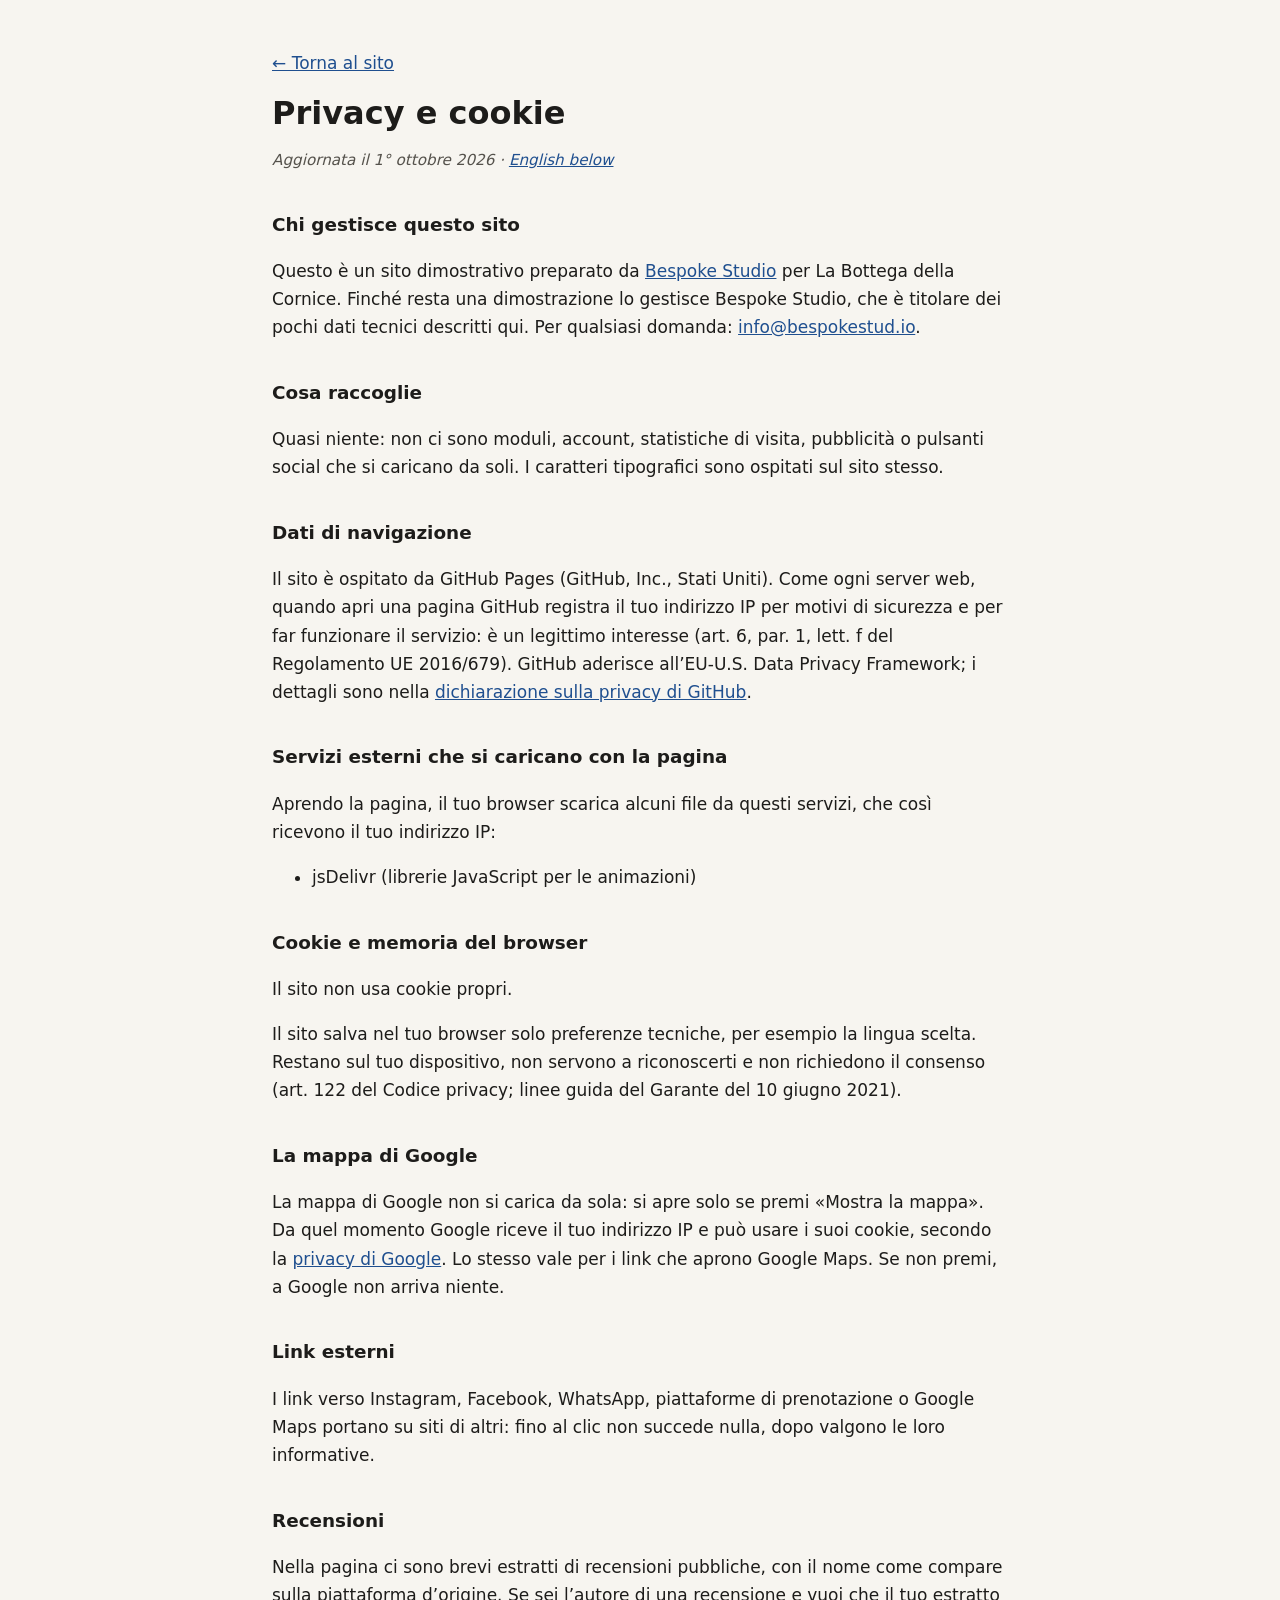
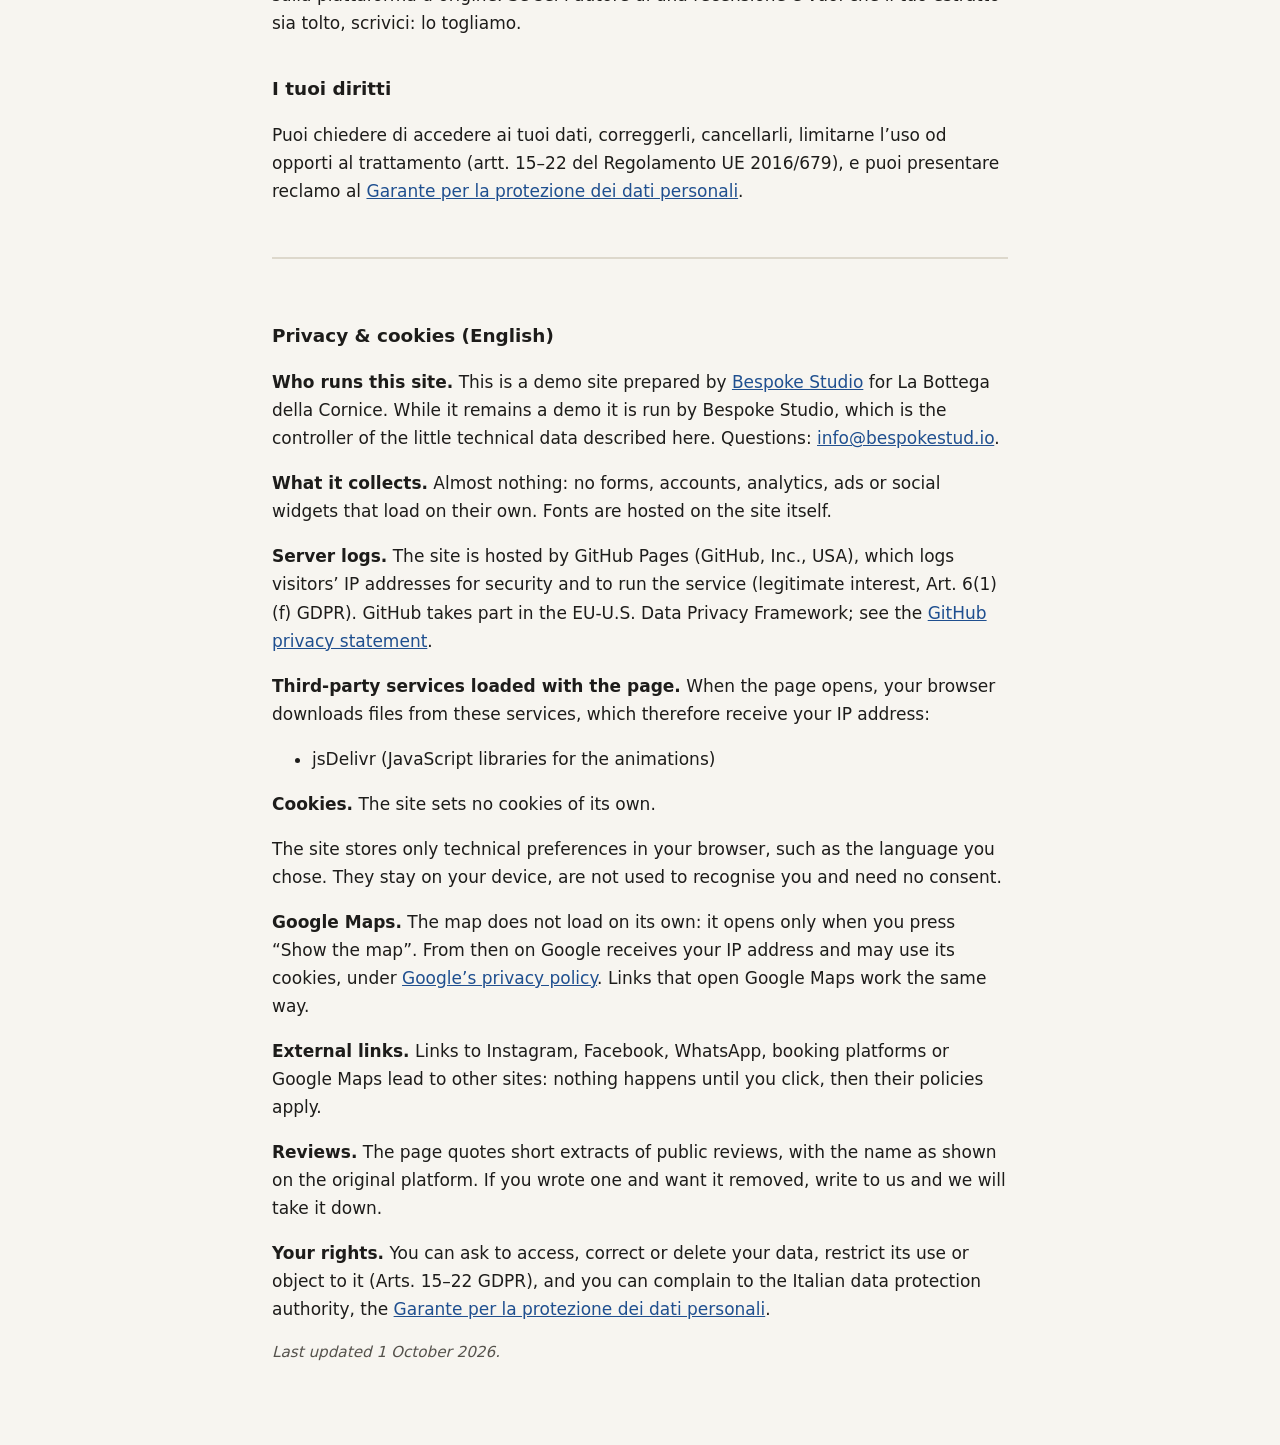
<file: privacy.html>
<!DOCTYPE html>
<html lang="it">
<head>
  <meta charset="UTF-8">
  <meta name="viewport" content="width=device-width, initial-scale=1.0">
  <meta name="robots" content="noindex">
  <title>Privacy e cookie · La Bottega della Cornice</title>
  <meta name="description" content="Informativa privacy e cookie del sito La Bottega della Cornice.">
  <style>
    body { margin: 0; background: #f7f5f0; color: #1d1c1a; font: 17px/1.65 system-ui, -apple-system, "Segoe UI", Roboto, sans-serif; }
    main { max-width: 46rem; margin: 0 auto; padding: 32px 20px 64px; }
    h1 { font-size: 2rem; line-height: 1.2; margin: 0.4em 0 0.2em; }
    h2 { font-size: 1.15rem; margin: 2em 0 0.4em; }
    a { color: #1f4f8f; }
    .data { color: #55524c; font-style: italic; font-size: 0.95rem; }
    .en { margin-top: 3em; padding-top: 1.5em; border-top: 2px solid #ddd8cc; }
    code { font-size: 0.9em; background: #ebe7dc; padding: 0 4px; border-radius: 3px; }
  </style>
</head>
<body>
<main>
  <p><a href="index.html">← Torna al sito</a></p>
  <h1>Privacy e cookie</h1>
  <p class="data">Aggiornata il 1° ottobre 2026 · <a href="#english" lang="en">English below</a></p>
  <h2>Chi gestisce questo sito</h2>
  <p>Questo è un sito dimostrativo preparato da <a href="https://bespokestud.io" rel="noopener">Bespoke Studio</a> per La Bottega della Cornice. Finché resta una dimostrazione lo gestisce Bespoke Studio, che è titolare dei pochi dati tecnici descritti qui. Per qualsiasi domanda: <a href="mailto:info@bespokestud.io">info@bespokestud.io</a>.</p>
  <h2>Cosa raccoglie</h2>
  <p>Quasi niente: non ci sono moduli, account, statistiche di visita, pubblicità o pulsanti social che si caricano da soli. I caratteri tipografici sono ospitati sul sito stesso.</p>
  <h2>Dati di navigazione</h2>
  <p>Il sito è ospitato da GitHub Pages (GitHub, Inc., Stati Uniti). Come ogni server web, quando apri una pagina GitHub registra il tuo indirizzo IP per motivi di sicurezza e per far funzionare il servizio: è un legittimo interesse (art. 6, par. 1, lett. f del Regolamento UE 2016/679). GitHub aderisce all’EU-U.S. Data Privacy Framework; i dettagli sono nella <a href="https://docs.github.com/site-policy/privacy-policies/github-general-privacy-statement" rel="noopener">dichiarazione sulla privacy di GitHub</a>.</p>
  <h2>Servizi esterni che si caricano con la pagina</h2>
  <p>Aprendo la pagina, il tuo browser scarica alcuni file da questi servizi, che così ricevono il tuo indirizzo IP:</p>
  <ul><li>jsDelivr (librerie JavaScript per le animazioni)</li></ul>
  <h2>Cookie e memoria del browser</h2>
  <p>Il sito non usa cookie propri.</p>
  <p>Il sito salva nel tuo browser solo preferenze tecniche, per esempio la lingua scelta. Restano sul tuo dispositivo, non servono a riconoscerti e non richiedono il consenso (art. 122 del Codice privacy; linee guida del Garante del 10 giugno 2021).</p>
  <h2>La mappa di Google</h2>
  <p>La mappa di Google non si carica da sola: si apre solo se premi «Mostra la mappa». Da quel momento Google riceve il tuo indirizzo IP e può usare i suoi cookie, secondo la <a href="https://policies.google.com/privacy?hl=it" rel="noopener">privacy di Google</a>. Lo stesso vale per i link che aprono Google Maps. Se non premi, a Google non arriva niente.</p>
  <h2>Link esterni</h2>
  <p>I link verso Instagram, Facebook, WhatsApp, piattaforme di prenotazione o Google Maps portano su siti di altri: fino al clic non succede nulla, dopo valgono le loro informative.</p>
  <h2>Recensioni</h2>
  <p>Nella pagina ci sono brevi estratti di recensioni pubbliche, con il nome come compare sulla piattaforma d’origine. Se sei l’autore di una recensione e vuoi che il tuo estratto sia tolto, scrivici: lo togliamo.</p>
  <h2>I tuoi diritti</h2>
  <p>Puoi chiedere di accedere ai tuoi dati, correggerli, cancellarli, limitarne l’uso od opporti al trattamento (artt. 15–22 del Regolamento UE 2016/679), e puoi presentare reclamo al <a href="https://www.garanteprivacy.it" rel="noopener">Garante per la protezione dei dati personali</a>.</p>
  <div class="en" id="english" lang="en">
    <h2>Privacy &amp; cookies (English)</h2>
    <p><strong>Who runs this site.</strong> This is a demo site prepared by <a href="https://bespokestud.io" rel="noopener">Bespoke Studio</a> for La Bottega della Cornice. While it remains a demo it is run by Bespoke Studio, which is the controller of the little technical data described here. Questions: <a href="mailto:info@bespokestud.io">info@bespokestud.io</a>.</p>
    <p><strong>What it collects.</strong> Almost nothing: no forms, accounts, analytics, ads or social widgets that load on their own. Fonts are hosted on the site itself.</p>
    <p><strong>Server logs.</strong> The site is hosted by GitHub Pages (GitHub, Inc., USA), which logs visitors’ IP addresses for security and to run the service (legitimate interest, Art. 6(1)(f) GDPR). GitHub takes part in the EU-U.S. Data Privacy Framework; see the <a href="https://docs.github.com/site-policy/privacy-policies/github-general-privacy-statement" rel="noopener">GitHub privacy statement</a>.</p>
    <p><strong>Third-party services loaded with the page.</strong> When the page opens, your browser downloads files from these services, which therefore receive your IP address:</p><ul><li>jsDelivr (JavaScript libraries for the animations)</li></ul>
    <p><strong>Cookies.</strong> The site sets no cookies of its own.</p>
    <p>The site stores only technical preferences in your browser, such as the language you chose. They stay on your device, are not used to recognise you and need no consent.</p>
    <p><strong>Google Maps.</strong> The map does not load on its own: it opens only when you press “Show the map”. From then on Google receives your IP address and may use its cookies, under <a href="https://policies.google.com/privacy?hl=en" rel="noopener">Google’s privacy policy</a>. Links that open Google Maps work the same way.</p>
    <p><strong>External links.</strong> Links to Instagram, Facebook, WhatsApp, booking platforms or Google Maps lead to other sites: nothing happens until you click, then their policies apply.</p>
    <p><strong>Reviews.</strong> The page quotes short extracts of public reviews, with the name as shown on the original platform. If you wrote one and want it removed, write to us and we will take it down.</p>
    <p><strong>Your rights.</strong> You can ask to access, correct or delete your data, restrict its use or object to it (Arts. 15–22 GDPR), and you can complain to the Italian data protection authority, the <a href="https://www.garanteprivacy.it" rel="noopener">Garante per la protezione dei dati personali</a>.</p>
    <p class="data">Last updated 1 October 2026.</p>
  </div>
</main>
</body>
</html>
</file>
